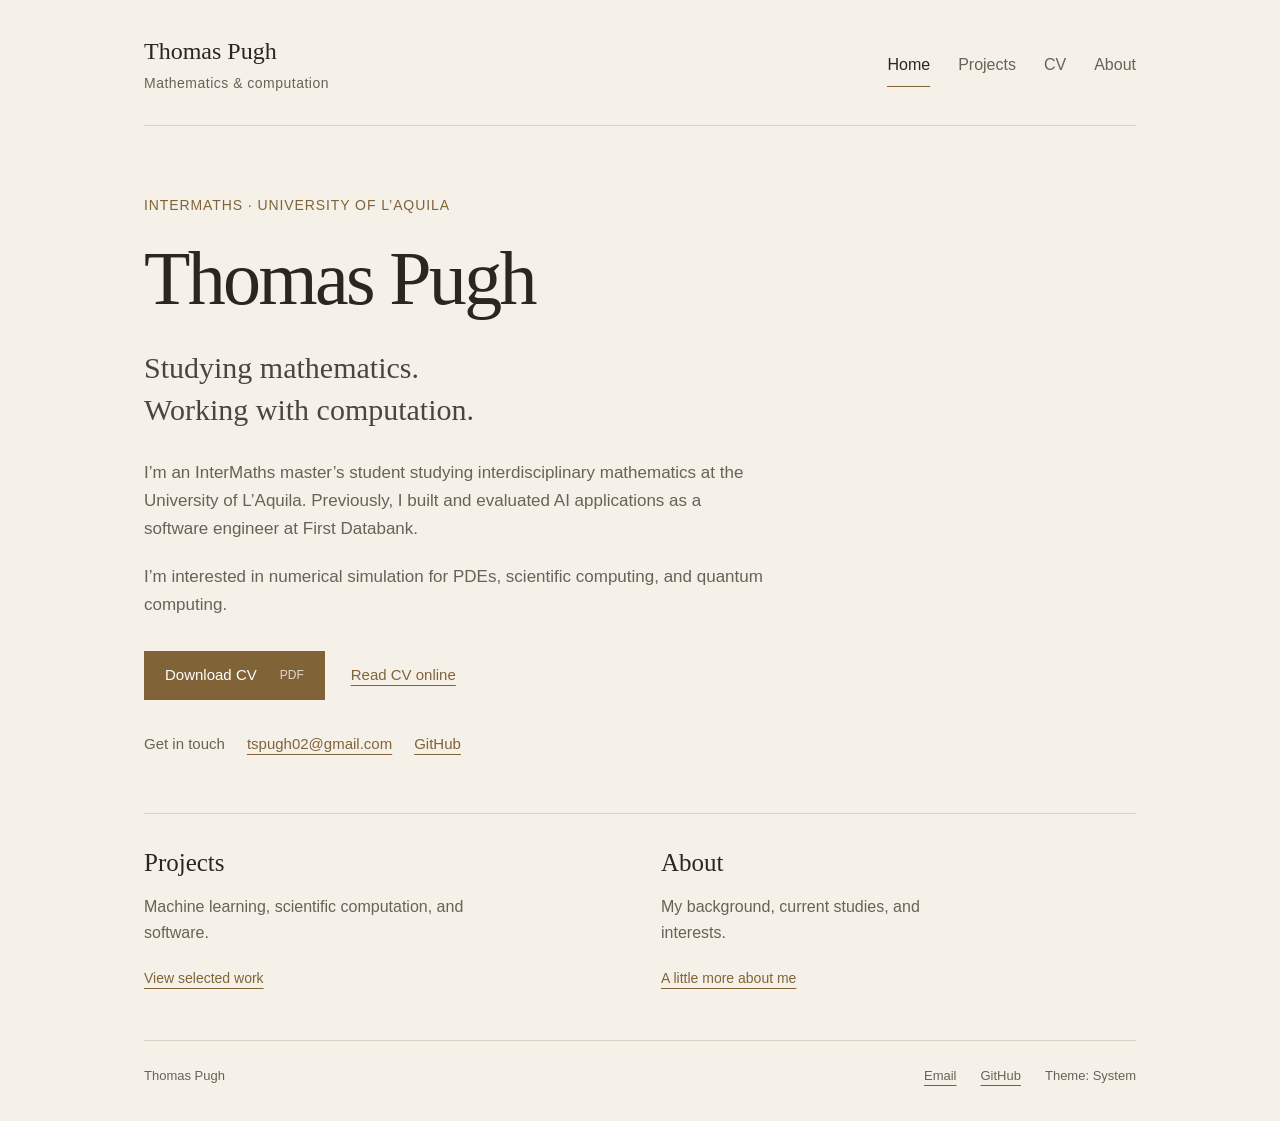
<file: index.html>
<!doctype html>
<html lang="en"><head><meta charset="utf-8"><meta name="viewport" content="width=device-width, initial-scale=1"><title>Home — Thomas Pugh</title><meta name="description" content="Thomas Pugh — InterMaths master’s student in interdisciplinary mathematics, with a background in software engineering and AI applications."><meta name="theme-color" content="#24231f"><link rel="icon" href="assets/favicon.svg" type="image/svg+xml"><script src="theme.js"></script><link rel="stylesheet" href="style.css"></head>
<body><a class="skip" href="#main">Skip to content</a>
<div class="shell">
<header><a class="wordmark" href="index.html">Thomas Pugh<span>Mathematics &amp; computation</span></a>
<nav aria-label="Main navigation"><a href="index.html" aria-current="page">Home</a><a href="projects.html">Projects</a><a href="cv.html">CV</a><a href="about.html">About</a></nav></header>
<main id="main">
<section class="intro">
<p class="eyebrow">InterMaths · University of L’Aquila</p>
<h1>Thomas Pugh</h1>
<p class="lead">Studying mathematics.<br>Working with computation.</p>
<p class="intro-copy">I’m an InterMaths master’s student studying interdisciplinary mathematics at the University of L’Aquila. Previously, I built and evaluated AI applications as a software engineer at First Databank.</p>
<p class="intro-copy">I’m interested in numerical simulation for PDEs, scientific computing, and quantum computing.</p>
<div class="actions"><a class="button" href="assets/Thomas-Pugh-CV.pdf" download>Download CV <span>PDF</span></a><a href="cv.html">Read CV online</a></div>
<div class="contact"><span>Get in touch</span><a href="mailto:tspugh02@gmail.com">tspugh02@gmail.com</a><a href="https://github.com/tspugh">GitHub</a></div></section>
<section class="home-links" aria-label="Explore"><a href="projects.html">
<h2>Projects</h2>
<p>Machine learning, scientific computation, and software.</p><span>View selected work</span></a><a href="about.html">
<h2>About</h2>
<p>My background, current studies, and interests.</p><span>A little more about me</span></a></section></main>
<footer><span>Thomas Pugh</span>
<div><a href="mailto:tspugh02@gmail.com">Email</a><a href="https://github.com/tspugh">GitHub</a><button class="theme-toggle" type="button" hidden>Theme: System</button></div></footer></div></body></html>
</file>
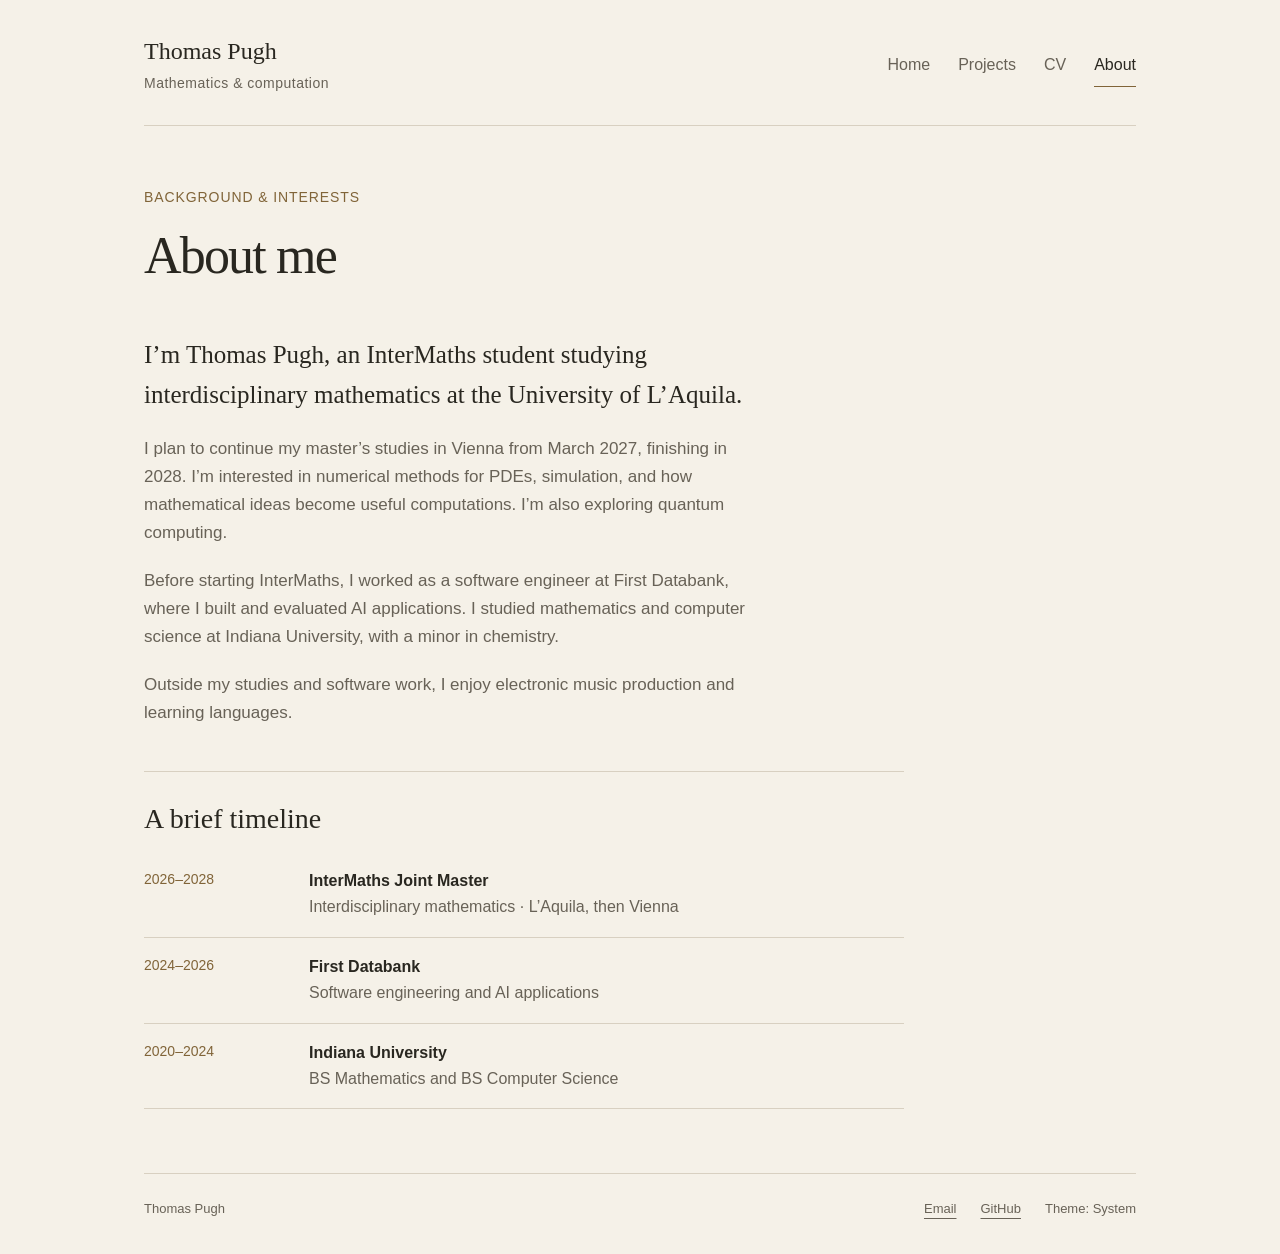
<file: about.html>
<!doctype html>
<html lang="en"><head><meta charset="utf-8"><meta name="viewport" content="width=device-width, initial-scale=1"><title>About — Thomas Pugh</title><meta name="description" content="About Thomas Pugh: InterMaths studies, software engineering experience, and interests in mathematics and computation."><meta name="theme-color" content="#24231f"><link rel="icon" href="assets/favicon.svg" type="image/svg+xml"><script src="theme.js"></script><link rel="stylesheet" href="style.css"></head>
<body><a class="skip" href="#main">Skip to content</a>
<div class="shell">
<header><a class="wordmark" href="index.html">Thomas Pugh<span>Mathematics &amp; computation</span></a>
<nav aria-label="Main navigation"><a href="index.html">Home</a><a href="projects.html">Projects</a><a href="cv.html">CV</a><a href="about.html" aria-current="page">About</a></nav></header>
<main id="main">
<div class="page-heading">
<p class="eyebrow">Background &amp; interests</p>
<h1>About me</h1></div>
<div class="prose">
<p class="lead-small">I’m Thomas Pugh, an InterMaths student studying interdisciplinary mathematics at the University of L’Aquila.</p>
<p>I plan to continue my master’s studies in Vienna from March 2027, finishing in 2028. I’m interested in numerical methods for PDEs, simulation, and how mathematical ideas become useful computations. I’m also exploring quantum computing.</p>
<p>Before starting InterMaths, I worked as a software engineer at First Databank, where I built and evaluated AI applications. I studied mathematics and computer science at Indiana University, with a minor in chemistry.</p>
<p>Outside my studies and software work, I enjoy electronic music production and learning languages.</p></div>
<section class="timeline">
<h2>A brief timeline</h2>
<div><span>2026–2028</span>
<p><strong>InterMaths Joint Master</strong><br>Interdisciplinary mathematics · L’Aquila, then Vienna</p></div>
<div><span>2024–2026</span>
<p><strong>First Databank</strong><br>Software engineering and AI applications</p></div>
<div><span>2020–2024</span>
<p><strong>Indiana University</strong><br>BS Mathematics and BS Computer Science</p></div></section></main>
<footer><span>Thomas Pugh</span>
<div><a href="mailto:tspugh02@gmail.com">Email</a><a href="https://github.com/tspugh">GitHub</a><button class="theme-toggle" type="button" hidden>Theme: System</button></div></footer></div></body></html>
</file>
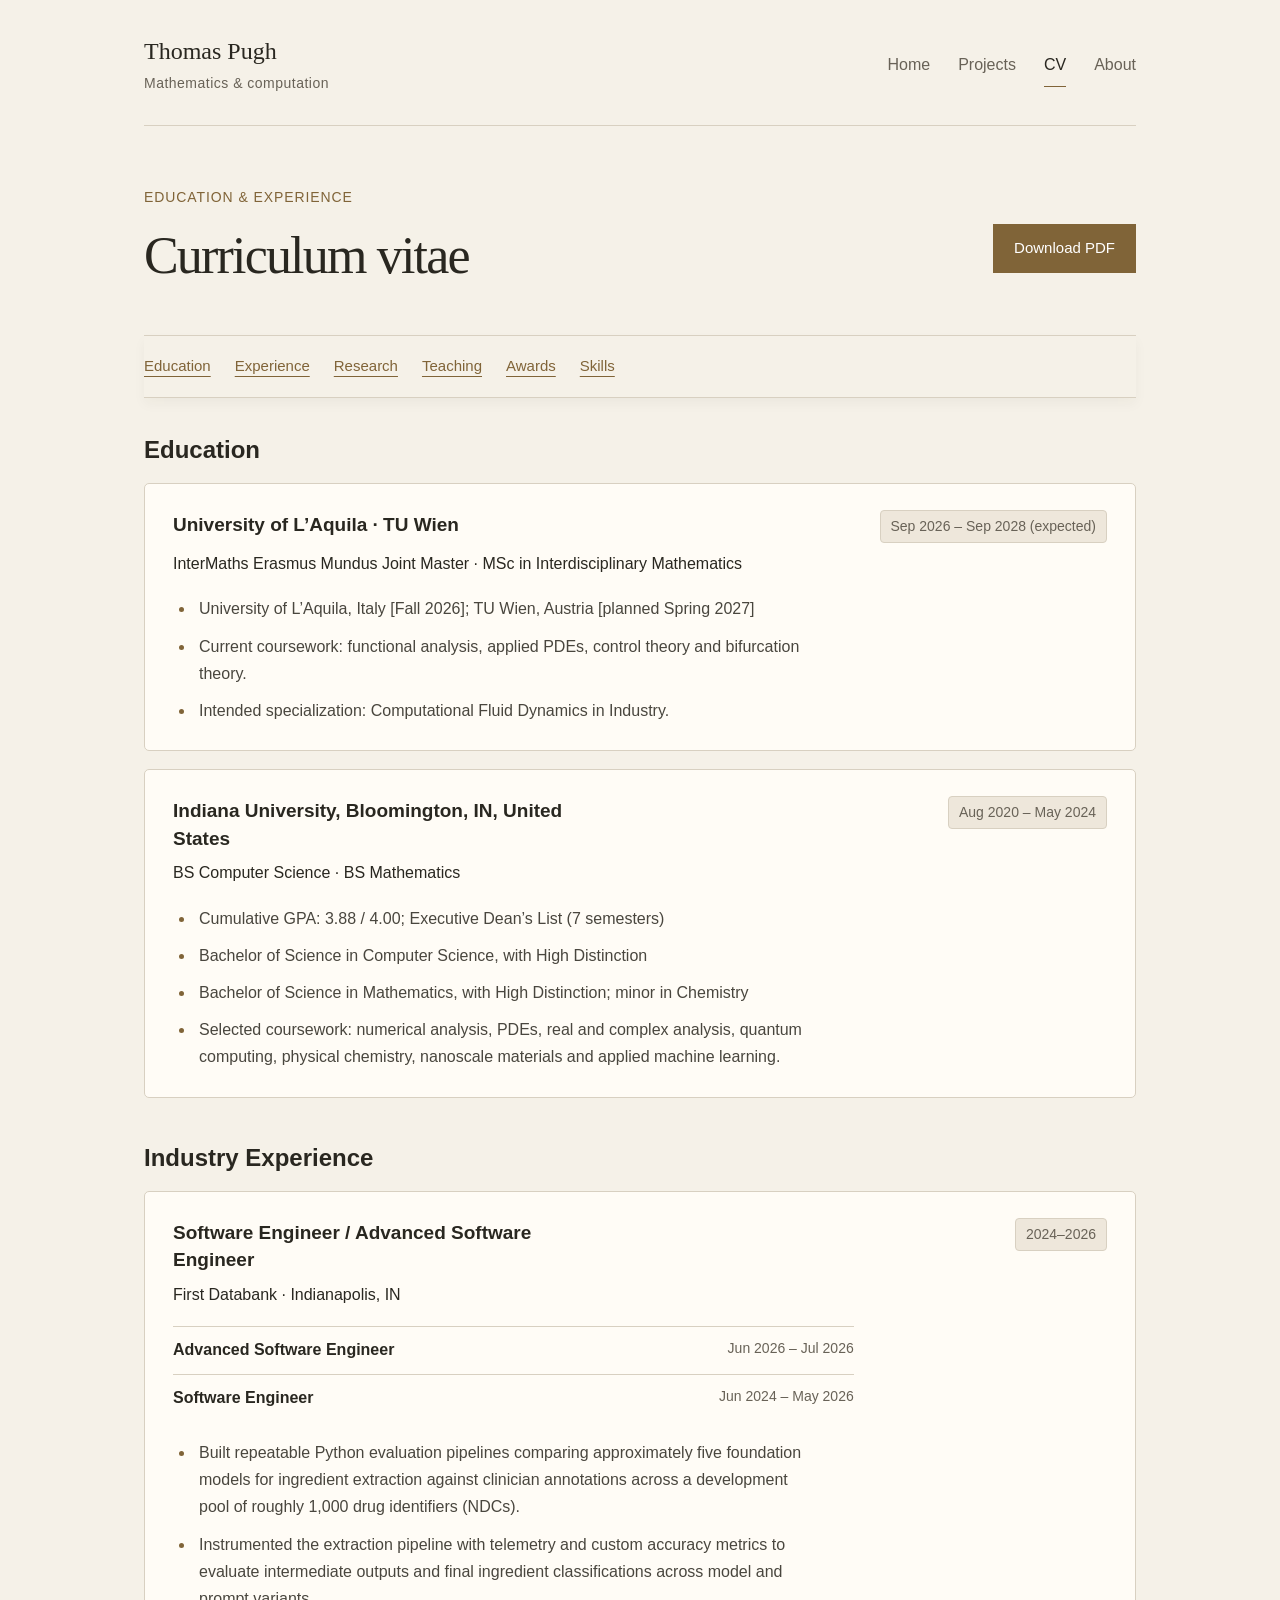
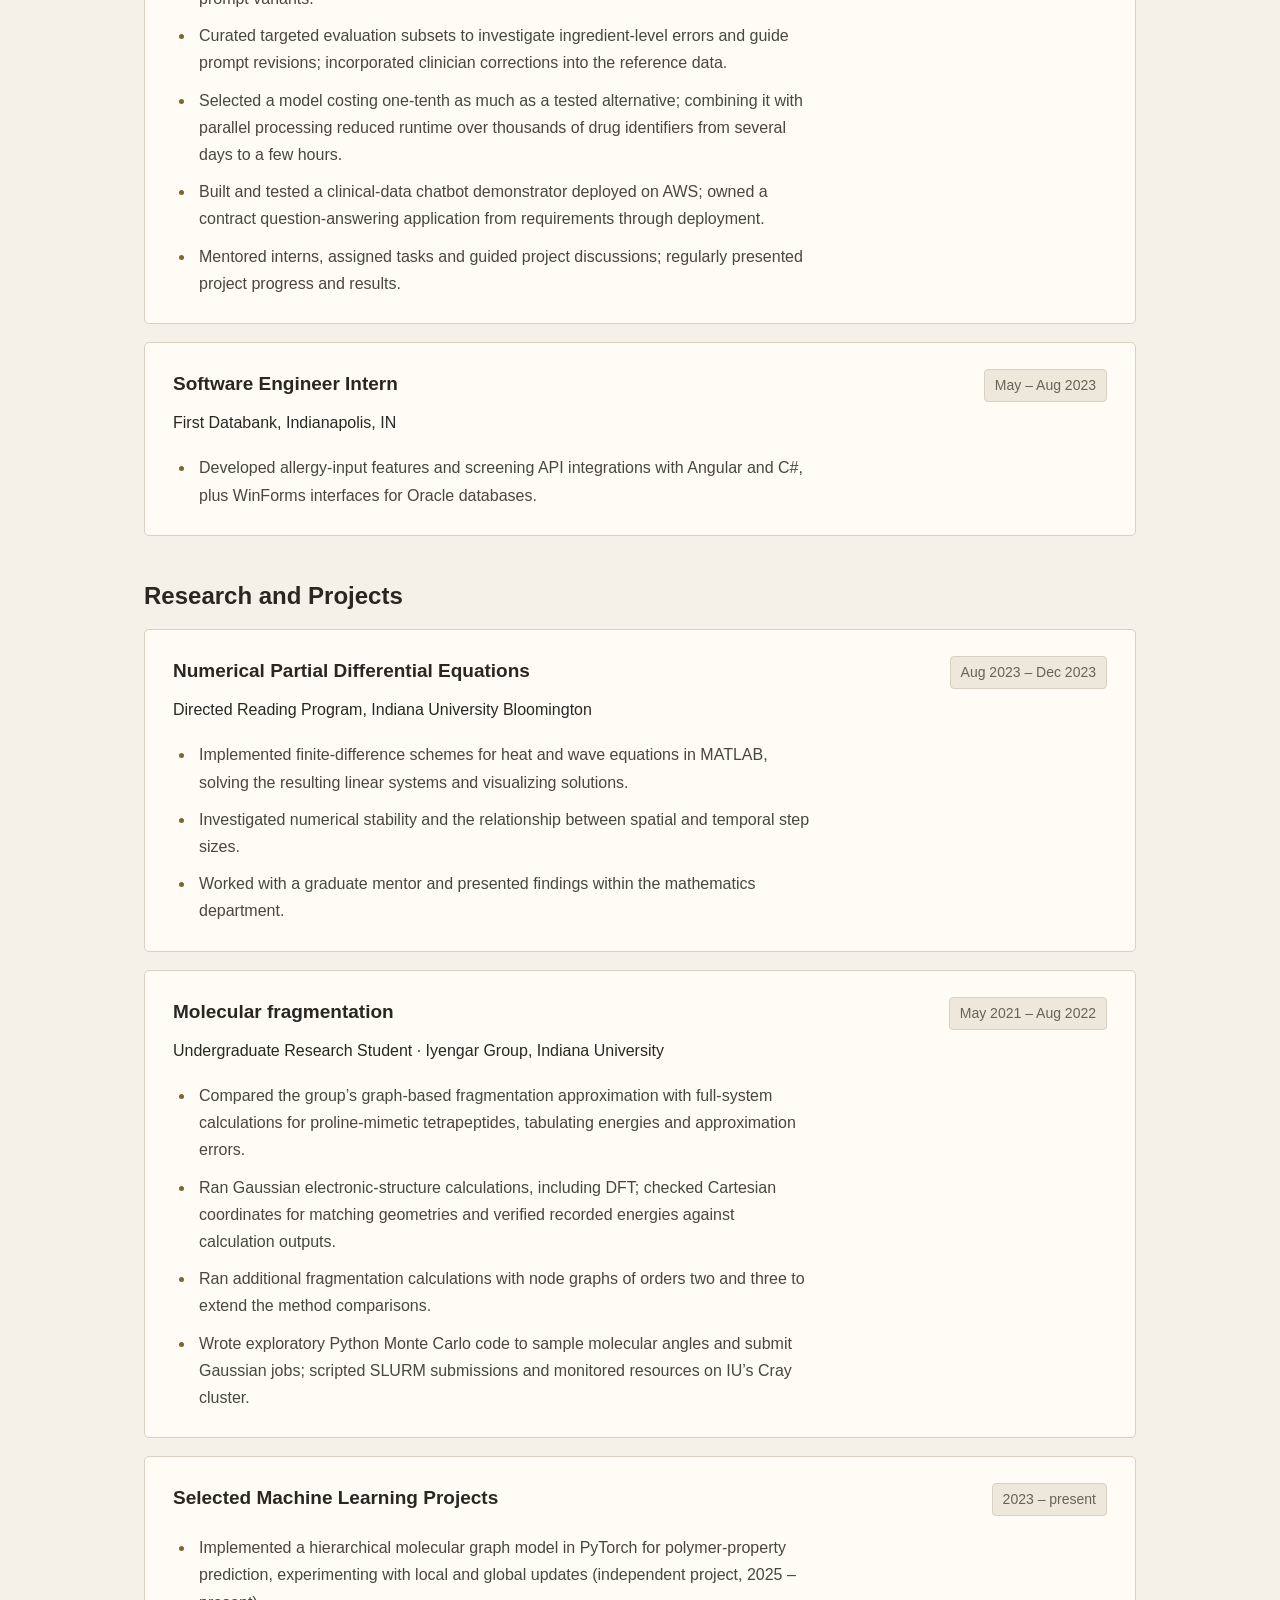
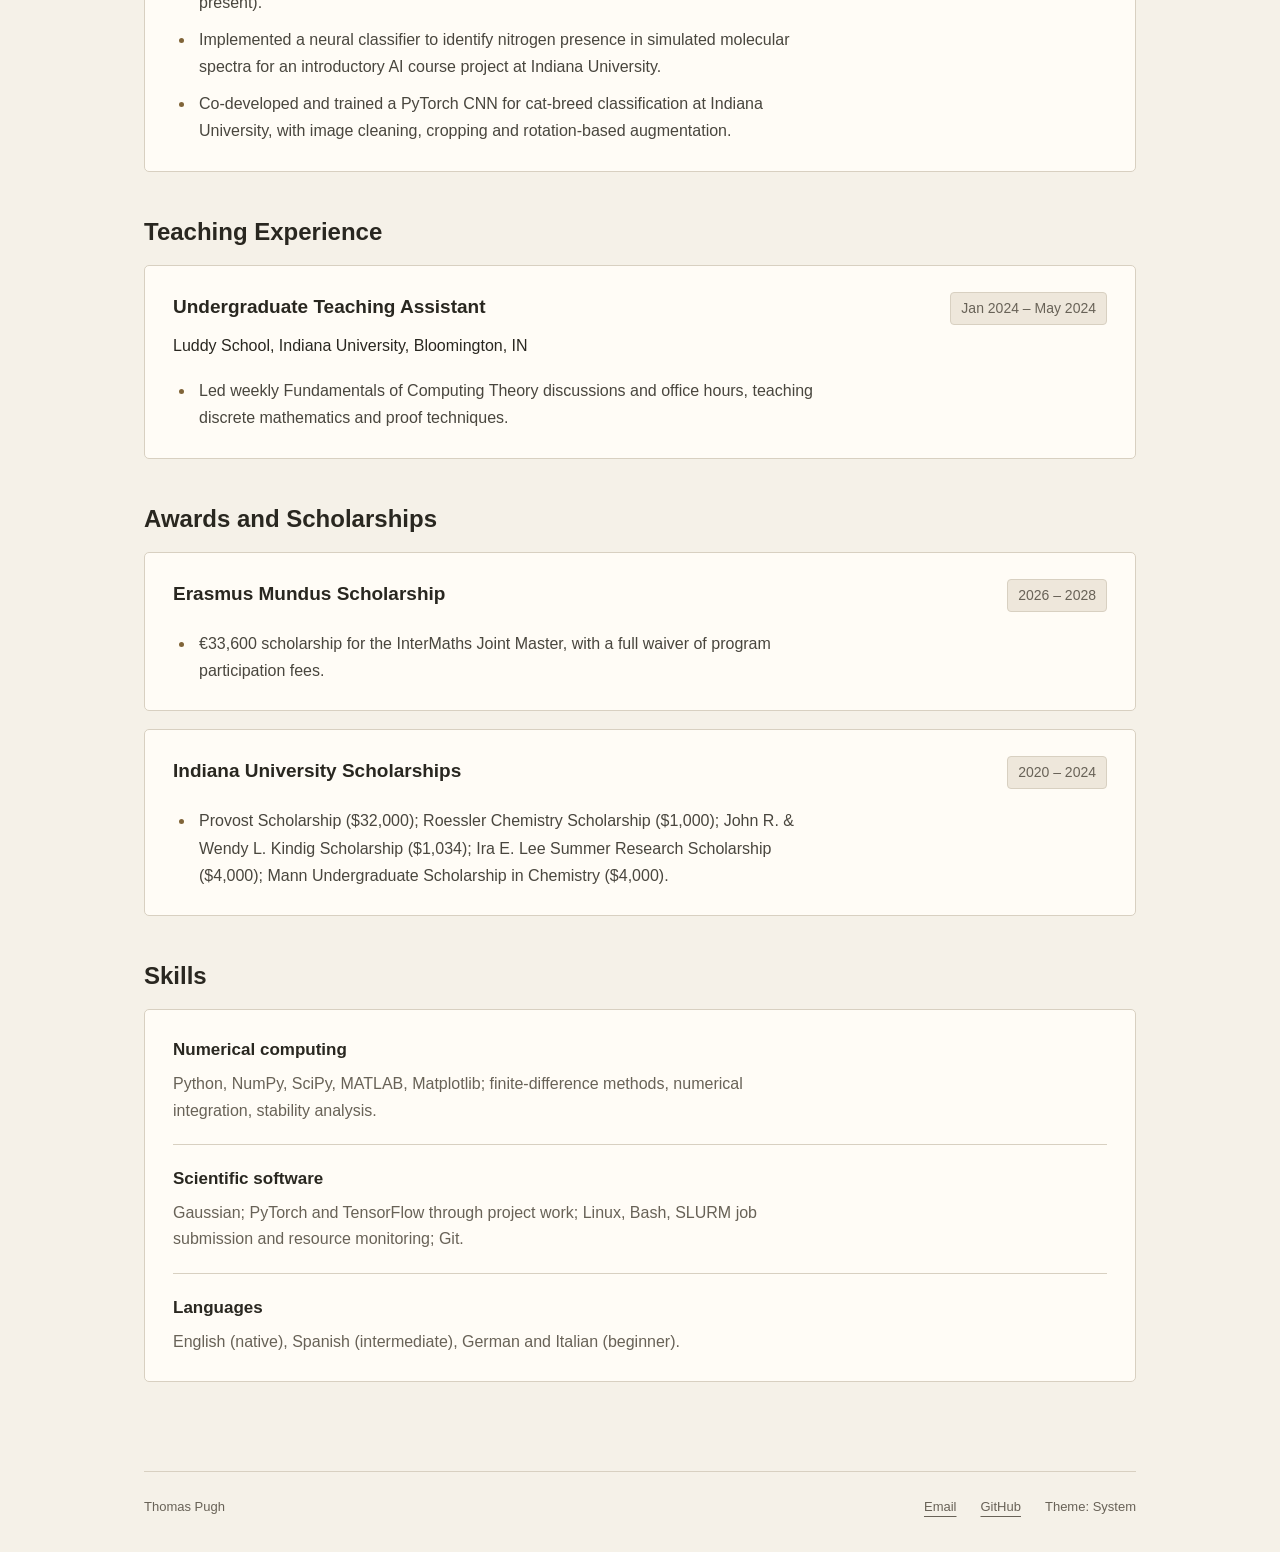
<file: cv.html>
<!doctype html>
<html lang="en"><head><meta charset="utf-8"><meta name="viewport" content="width=device-width, initial-scale=1"><title>Curriculum vitae — Thomas Pugh</title><meta name="description" content="Thomas Pugh’s curriculum vitae: education, research, teaching, industry experience, awards, and skills."><meta name="theme-color" content="#24231f"><link rel="icon" href="assets/favicon.svg" type="image/svg+xml"><script src="theme.js"></script><link rel="stylesheet" href="style.css"></head>
<body><a class="skip" href="#main">Skip to content</a>
<div class="shell">
<header><a class="wordmark" href="index.html">Thomas Pugh<span>Mathematics &amp; computation</span></a>
<nav aria-label="Main navigation"><a href="index.html">Home</a><a href="projects.html">Projects</a><a href="cv.html" aria-current="page">CV</a><a href="about.html">About</a></nav></header>
<main id="main">
<div class="print-contact"><strong>Thomas Pugh</strong><span>tspugh02@gmail.com · github.com/tspugh</span></div>
<div class="page-heading cv-heading">
<div>
<p class="eyebrow">Education &amp; experience</p>
<h1>Curriculum vitae</h1></div><a class="button" href="assets/Thomas-Pugh-CV.pdf" download>Download PDF</a></div>
<nav class="cv-jumps" aria-label="CV sections"><a href="#education">Education</a><a href="#experience">Experience</a><a href="#research">Research</a><a href="#teaching">Teaching</a><a href="#awards">Awards</a><a href="#skills">Skills</a></nav>
<div class="cv">
<section class="cv-section" id="education">
<div class="section-lead"><h2>Education</h2>
<article class="cv-card">
<div class="entry-heading">
<h3>University of L’Aquila · TU Wien</h3><span class="date">Sep 2026 – Sep 2028 (expected)</span></div>
<p class="entry-subtitle">InterMaths Erasmus Mundus Joint Master · MSc in Interdisciplinary Mathematics</p>
<ul>
<li>University of L’Aquila, Italy [Fall 2026]; TU Wien, Austria [planned Spring 2027]</li>
<li>Current coursework: functional analysis, applied PDEs, control theory and bifurcation theory.</li>
<li>Intended specialization: Computational Fluid Dynamics in Industry.</li></ul></article></div>
<article class="cv-card">
<div class="entry-heading">
<h3>Indiana University, Bloomington, IN, United States</h3><span class="date">Aug 2020 – May 2024</span></div>
<p class="entry-subtitle">BS Computer Science · BS Mathematics</p>
<ul>
<li>Cumulative GPA: 3.88 / 4.00; Executive Dean’s List (7 semesters)</li>
<li>Bachelor of Science in Computer Science, with High Distinction</li>
<li>Bachelor of Science in Mathematics, with High Distinction; minor in Chemistry</li>
<li>Selected coursework: numerical analysis, PDEs, real and complex analysis, quantum computing, physical chemistry, nanoscale materials and applied machine learning.</li></ul></article></section>
<section class="cv-section" id="experience">
<div class="section-lead"><h2>Industry Experience</h2>
<article class="cv-card">
<div class="entry-heading">
<h3>Software Engineer / Advanced Software Engineer</h3><span class="date">2024–2026</span></div>
<p class="entry-subtitle">First Databank · Indianapolis, IN</p>
<dl class="role-history">
<div>
<dt>Advanced Software Engineer</dt>
<dd>Jun 2026 – Jul 2026</dd></div>
<div>
<dt>Software Engineer</dt>
<dd>Jun 2024 – May 2026</dd></div></dl>
<ul>
<li>Built repeatable Python evaluation pipelines comparing approximately five foundation models for ingredient extraction against clinician annotations across a development pool of roughly 1,000 drug identifiers (NDCs).</li>
<li>Instrumented the extraction pipeline with telemetry and custom accuracy metrics to evaluate intermediate outputs and final ingredient classifications across model and prompt variants.</li>
<li>Curated targeted evaluation subsets to investigate ingredient-level errors and guide prompt revisions; incorporated clinician corrections into the reference data.</li>
<li>Selected a model costing one-tenth as much as a tested alternative; combining it with parallel processing reduced runtime over thousands of drug identifiers from several days to a few hours.</li>
<li>Built and tested a clinical-data chatbot demonstrator deployed on AWS; owned a contract question-answering application from requirements through deployment.</li>
<li>Mentored interns, assigned tasks and guided project discussions; regularly presented project progress and results.</li></ul></article></div>
<article class="cv-card">
<div class="entry-heading">
<h3>Software Engineer Intern</h3><span class="date">May – Aug 2023</span></div>
<p class="entry-subtitle">First Databank, Indianapolis, IN</p>
<ul>
<li>Developed allergy-input features and screening API integrations with Angular and C#, plus WinForms interfaces for Oracle databases.</li></ul></article></section>
<section class="cv-section" id="research">
<div class="section-lead"><h2>Research and Projects</h2>
<article class="cv-card">
<div class="entry-heading">
<h3>Numerical Partial Differential Equations</h3><span class="date">Aug 2023 – Dec 2023</span></div>
<p class="entry-subtitle">Directed Reading Program, Indiana University Bloomington</p>
<ul>
<li>Implemented finite-difference schemes for heat and wave equations in MATLAB, solving the resulting linear systems and visualizing solutions.</li>
<li>Investigated numerical stability and the relationship between spatial and temporal step sizes.</li>
<li>Worked with a graduate mentor and presented findings within the mathematics department.</li></ul></article></div>
<article class="cv-card">
<div class="entry-heading">
<h3>Molecular fragmentation</h3><span class="date">May 2021 – Aug 2022</span></div>
<p class="entry-subtitle">Undergraduate Research Student · Iyengar Group, Indiana University</p>
<ul>
<li>Compared the group’s graph-based fragmentation approximation with full-system calculations for proline-mimetic tetrapeptides, tabulating energies and approximation errors.</li>
<li>Ran Gaussian electronic-structure calculations, including DFT; checked Cartesian coordinates for matching geometries and verified recorded energies against calculation outputs.</li>
<li>Ran additional fragmentation calculations with node graphs of orders two and three to extend the method comparisons.</li>
<li>Wrote exploratory Python Monte Carlo code to sample molecular angles and submit Gaussian jobs; scripted SLURM submissions and monitored resources on IU’s Cray cluster.</li></ul></article>
<article class="cv-card">
<div class="entry-heading">
<h3>Selected Machine Learning Projects</h3><span class="date">2023 – present</span></div>
<ul>
<li>Implemented a hierarchical molecular graph model in PyTorch for polymer-property prediction, experimenting with local and global updates (independent project, 2025 – present).</li>
<li>Implemented a neural classifier to identify nitrogen presence in simulated molecular spectra for an introductory AI course project at Indiana University.</li>
<li>Co-developed and trained a PyTorch CNN for cat-breed classification at Indiana University, with image cleaning, cropping and rotation-based augmentation.</li></ul></article></section>
<section class="cv-section" id="teaching">
<div class="section-lead"><h2>Teaching Experience</h2>
<article class="cv-card">
<div class="entry-heading">
<h3>Undergraduate Teaching Assistant</h3><span class="date">Jan 2024 – May 2024</span></div>
<p class="entry-subtitle">Luddy School, Indiana University, Bloomington, IN</p>
<ul>
<li>Led weekly Fundamentals of Computing Theory discussions and office hours, teaching discrete mathematics and proof techniques.</li></ul></article></div></section>
<section class="cv-section" id="awards">
<div class="section-lead"><h2>Awards and Scholarships</h2>
<article class="cv-card">
<div class="entry-heading">
<h3>Erasmus Mundus Scholarship</h3><span class="date">2026 – 2028</span></div>
<ul>
<li>€33,600 scholarship for the InterMaths Joint Master, with a full waiver of program participation fees.</li></ul></article></div>
<article class="cv-card">
<div class="entry-heading">
<h3>Indiana University Scholarships</h3><span class="date">2020 – 2024</span></div>
<ul>
<li>Provost Scholarship ($32,000); Roessler Chemistry Scholarship ($1,000); John R. &amp; Wendy L. Kindig Scholarship ($1,034); Ira E. Lee Summer Research Scholarship ($4,000); Mann Undergraduate Scholarship in Chemistry ($4,000).</li></ul></article></section>
<section class="cv-section" id="skills">
<h2>Skills</h2>
<dl class="skill-list">
<div>
<dt>Numerical computing</dt>
<dd>Python, NumPy, SciPy, MATLAB, Matplotlib; finite-difference methods, numerical integration, stability analysis.</dd></div>
<div>
<dt>Scientific software</dt>
<dd>Gaussian; PyTorch and TensorFlow through project work; Linux, Bash, SLURM job submission and resource monitoring; Git.</dd></div>
<div>
<dt>Languages</dt>
<dd>English (native), Spanish (intermediate), German and Italian (beginner).</dd></div></dl></section></div></main>
<footer><span>Thomas Pugh</span>
<div><a href="mailto:tspugh02@gmail.com">Email</a><a href="https://github.com/tspugh">GitHub</a><button class="theme-toggle" type="button" hidden>Theme: System</button></div></footer></div></body></html>
</file>
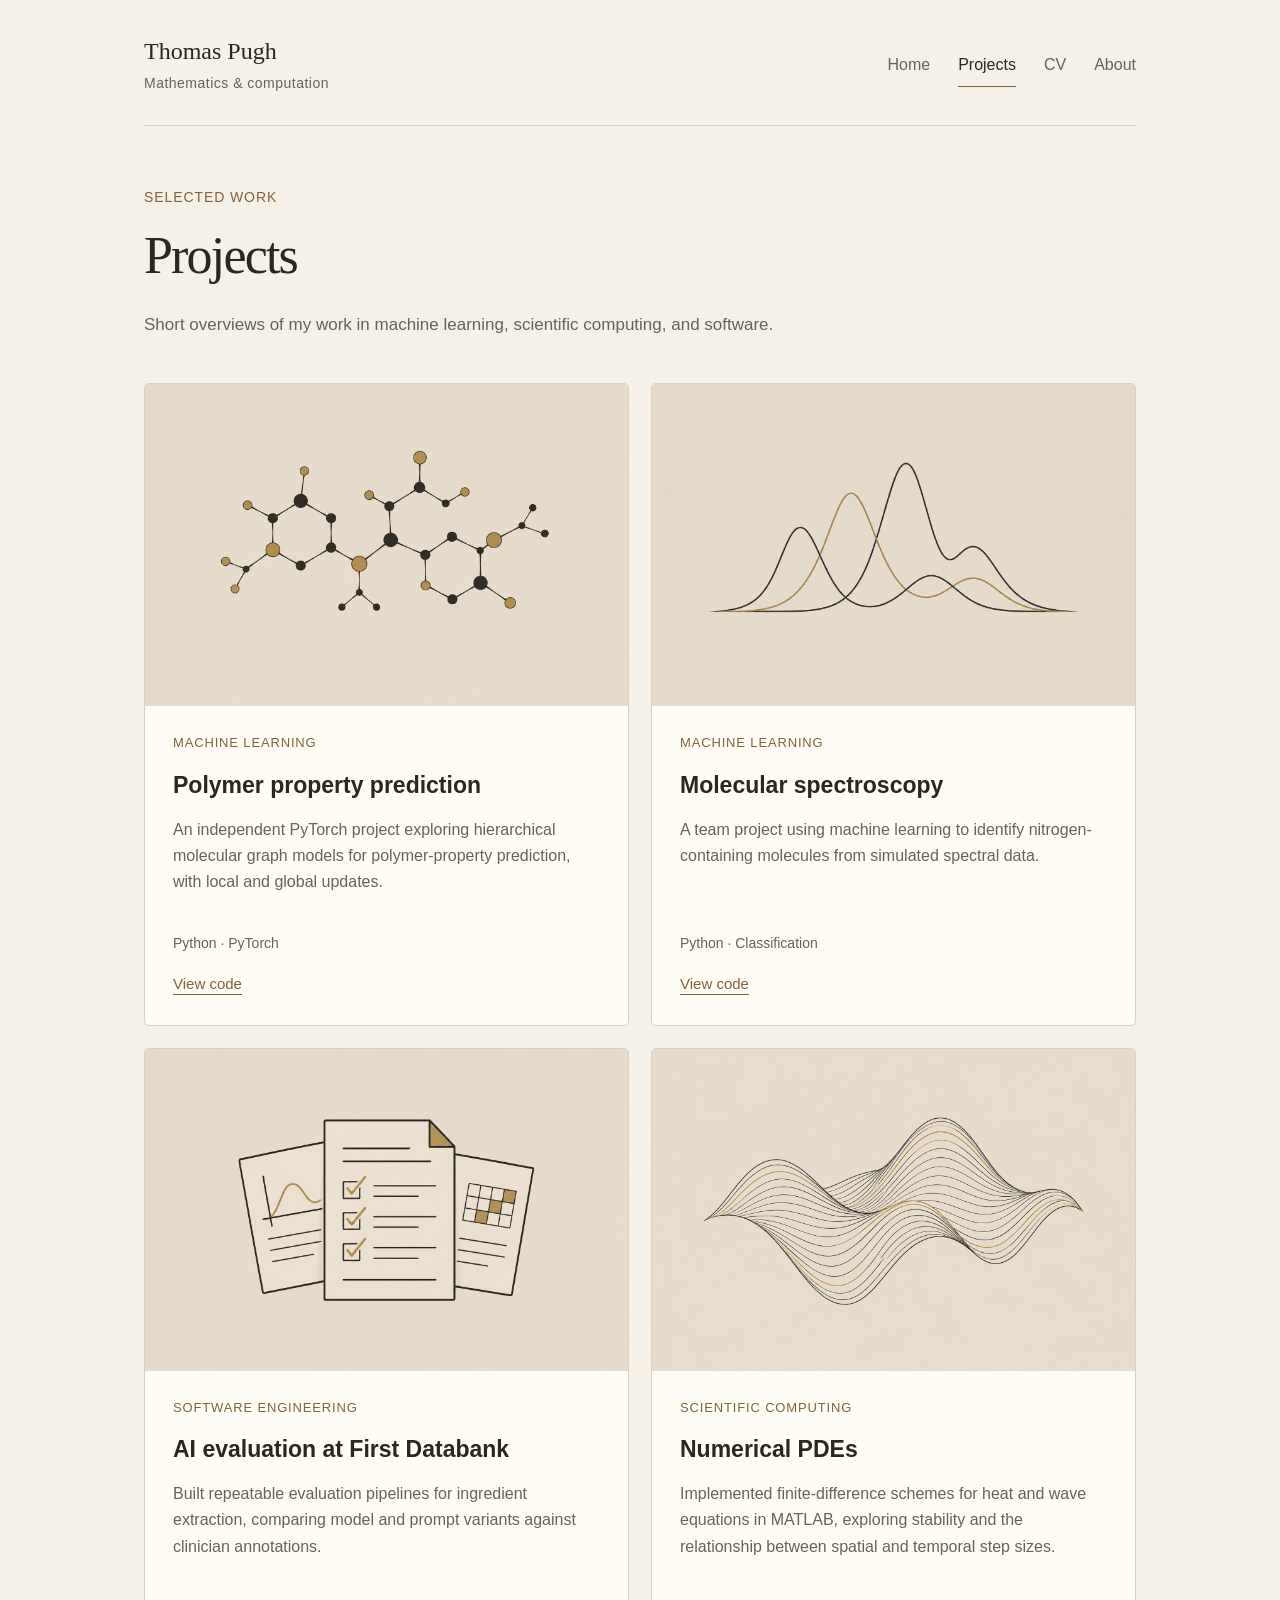
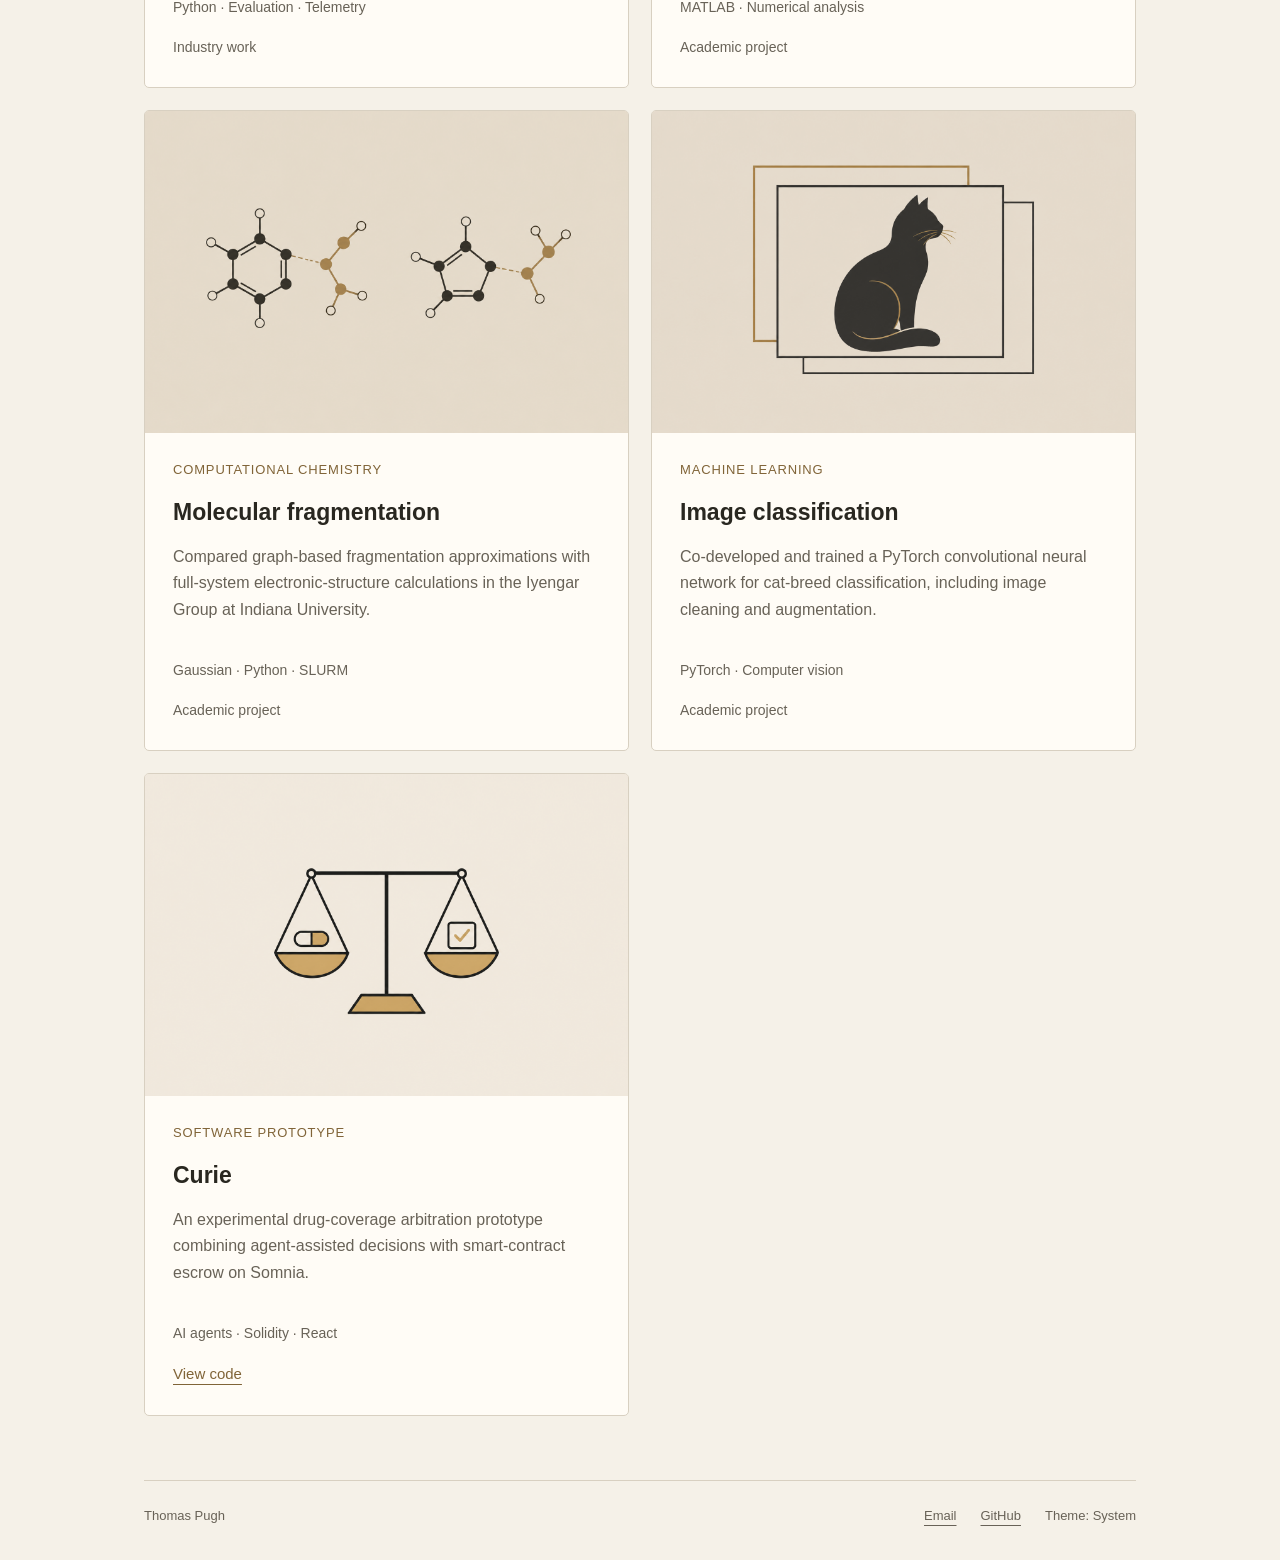
<file: projects.html>
<!doctype html>
<html lang="en"><head><meta charset="utf-8"><meta name="viewport" content="width=device-width, initial-scale=1"><title>Projects — Thomas Pugh</title><meta name="description" content="Selected projects by Thomas Pugh in machine learning, numerical PDEs, computational chemistry, and AI evaluation."><meta name="theme-color" content="#24231f"><link rel="icon" href="assets/favicon.svg" type="image/svg+xml"><script src="theme.js"></script><link rel="stylesheet" href="style.css"></head>
<body><a class="skip" href="#main">Skip to content</a>
<div class="shell">
<header><a class="wordmark" href="index.html">Thomas Pugh<span>Mathematics &amp; computation</span></a>
<nav aria-label="Main navigation"><a href="index.html">Home</a><a href="projects.html" aria-current="page">Projects</a><a href="cv.html">CV</a><a href="about.html">About</a></nav></header>
<main id="main">
<div class="page-heading">
<p class="eyebrow">Selected work</p>
<h1>Projects</h1>
<p>Short overviews of my work in machine learning, scientific computing, and software.</p></div>
<section class="project-grid" aria-label="Selected projects">
<article class="card"><img class="project-image" src="assets/project-polymer.png" alt="" width="1536" height="1024" loading="lazy">
<p class="eyebrow">Machine learning</p>
<h2>Polymer property prediction</h2>
<p>An independent PyTorch project exploring hierarchical molecular graph models for polymer-property prediction, with local and global updates.</p>
<div class="card-foot"><span>Python · PyTorch</span><a href="https://github.com/tspugh/chem-properties">View code</a></div></article>
<article class="card"><img class="project-image" src="assets/project-spectroscopy.png" alt="" width="1536" height="1024" loading="lazy">
<p class="eyebrow">Machine learning</p>
<h2>Molecular spectroscopy</h2>
<p>A team project using machine learning to identify nitrogen-containing molecules from simulated spectral data.</p>
<div class="card-foot"><span>Python · Classification</span><a href="https://github.com/tspugh/PEMDAS_B351Proj">View code</a></div></article>
<article class="card"><img class="project-image" src="assets/project-evaluation.png" alt="" width="1536" height="1024" loading="lazy">
<p class="eyebrow">Software engineering</p>
<h2>AI evaluation at First Databank</h2>
<p>Built repeatable evaluation pipelines for ingredient extraction, comparing model and prompt variants against clinician annotations.</p>
<div class="card-foot"><span>Python · Evaluation · Telemetry</span><span class="muted">Industry work</span></div></article>
<article class="card"><img class="project-image" src="assets/project-pde.png" alt="" width="1536" height="1024" loading="lazy">
<p class="eyebrow">Scientific computing</p>
<h2>Numerical PDEs</h2>
<p>Implemented finite-difference schemes for heat and wave equations in MATLAB, exploring stability and the relationship between spatial and temporal step sizes.</p>
<div class="card-foot"><span>MATLAB · Numerical analysis</span><span class="muted">Academic project</span></div></article>
<article class="card"><img class="project-image" src="assets/project-molecule.png" alt="" width="1536" height="1024" loading="lazy">
<p class="eyebrow">Computational chemistry</p>
<h2>Molecular fragmentation</h2>
<p>Compared graph-based fragmentation approximations with full-system electronic-structure calculations in the Iyengar Group at Indiana University.</p>
<div class="card-foot"><span>Gaussian · Python · SLURM</span><span class="muted">Academic project</span></div></article>
<article class="card"><img class="project-image" src="assets/project-vision.png" alt="" width="1536" height="1024" loading="lazy">
<p class="eyebrow">Machine learning</p>
<h2>Image classification</h2>
<p>Co-developed and trained a PyTorch convolutional neural network for cat-breed classification, including image cleaning and augmentation.</p>
<div class="card-foot"><span>PyTorch · Computer vision</span><span class="muted">Academic project</span></div></article>
<article class="card"><img class="project-image" src="assets/project-curie-v4.png" alt="" width="1536" height="1024" loading="lazy">
<p class="eyebrow">Software prototype</p>
<h2>Curie</h2>
<p>An experimental drug-coverage arbitration prototype combining agent-assisted decisions with smart-contract escrow on Somnia.</p>
<div class="card-foot"><span>AI agents · Solidity · React</span><a href="https://github.com/tspugh/curie-coding-blockchain-app">View code</a></div></article></section></main>
<footer><span>Thomas Pugh</span>
<div><a href="mailto:tspugh02@gmail.com">Email</a><a href="https://github.com/tspugh">GitHub</a><button class="theme-toggle" type="button" hidden>Theme: System</button></div></footer></div></body></html>
</file>
<file: style.css>
:root{color-scheme:dark;--bg:#24231f;--panel:#2c2b26;--ink:#eee6d8;--muted:#bdb6a8;--accent:#d5b782;--rule:#48453b}*{box-sizing:border-box}html{scroll-behavior:smooth}body{margin:0;background:var(--bg);color:var(--ink);font:17px/1.7 -apple-system,BlinkMacSystemFont,"Segoe UI",sans-serif;-webkit-font-smoothing:antialiased}a{color:var(--accent);text-underline-offset:5px;text-decoration-thickness:1px}a:hover{color:#fff1d7}a:focus-visible{outline:2px solid var(--accent);outline-offset:6px;border-radius:2px}.shell{max-width:1080px;padding:0 44px;margin:auto}header{display:flex;align-items:center;justify-content:space-between;gap:32px;padding:35px 0 28px;border-bottom:1px solid var(--rule)}.wordmark{font-family:Georgia,serif;font-size:24px;color:var(--ink);text-decoration:none;line-height:1.35}.wordmark span{display:block;font:13px/1.8 -apple-system,BlinkMacSystemFont,"Segoe UI",sans-serif;letter-spacing:.035em;color:var(--muted);margin-top:4px}nav{display:flex;gap:28px}nav a{font-size:15px;text-decoration:none;color:var(--muted);padding:8px 0}nav a[aria-current=page]{color:var(--ink);border-bottom:1px solid var(--accent)}h1,h2,h3{font-family:Georgia,"Times New Roman",serif;font-weight:400;line-height:1.2}h1{font-size:clamp(42px,6vw,64px);letter-spacing:-.035em;margin:15px 0 24px}h2{font-size:28px;margin:0 0 16px}p{margin:0 0 20px}.eyebrow{font-size:13px;letter-spacing:.09em;text-transform:uppercase;color:var(--accent);margin:0 0 16px}.intro{padding:68px 0 56px;max-width:780px}.intro h1{font-size:clamp(54px,7vw,76px);margin-bottom:23px}.lead{font-family:Georgia,serif;font-size:30px;line-height:1.4;margin-bottom:28px;color:#ded3c0}.intro-copy{max-width:700px;color:var(--muted)}.actions{display:flex;align-items:center;gap:26px;margin:32px 0}.actions>a:not(.button){font-size:15px}.button{display:inline-flex;align-items:center;justify-content:center;gap:23px;padding:11px 20px;border:1px solid var(--accent);background:var(--accent);color:#24231f;text-decoration:none;font-size:15px;white-space:nowrap}.button span{font-size:12px;opacity:.75}.button:hover{background:#e5c99c;color:#151510}.contact{display:flex;flex-wrap:wrap;gap:7px 22px;font-size:14px}.contact>span{color:var(--muted)}.contact a{overflow-wrap:anywhere}.home-links{display:grid;grid-template-columns:1fr 1fr;gap:42px;border-top:1px solid var(--rule);padding:34px 0 48px}.home-links>a{text-decoration:none}.home-links h2{color:var(--ink);font-size:25px}.home-links p{font-size:16px;color:var(--muted);max-width:320px;margin-bottom:18px}.home-links span{font-size:14px;text-decoration:underline;text-underline-offset:5px}footer{border-top:1px solid var(--rule);padding:24px 0 34px;display:flex;justify-content:space-between;color:var(--muted);font-size:13px}footer div{display:flex;gap:24px}footer a{color:var(--muted)}.page-heading{padding:60px 0 32px;max-width:760px}.page-heading p:not(.eyebrow){color:var(--muted)}.page-heading h1{font-size:52px}.project-grid{display:grid;grid-template-columns:1fr 1fr;gap:22px;padding:0 0 64px}.card{border:1px solid var(--rule);background:var(--panel);padding:28px;display:flex;flex-direction:column}.card h2{font-size:26px}.card>p:not(.eyebrow){font-size:16px;color:var(--muted)}.card-foot{margin-top:auto;padding-top:16px;display:flex;align-items:flex-start;flex-direction:column;gap:17px;font-size:14px}.card-foot>span:first-child{font-size:13px;color:var(--muted)}.muted{color:var(--muted)}.prose{max-width:710px;color:var(--muted)}.prose .lead-small{font:25px/1.6 Georgia,serif;color:var(--ink)}.timeline{max-width:760px;margin:44px 0 64px;border-top:1px solid var(--rule);padding-top:30px}.timeline>div{display:grid;grid-template-columns:140px 1fr;gap:25px;padding:16px 0;border-bottom:1px solid var(--rule)}.timeline>div>span{font-size:14px;color:var(--accent)}.timeline p{font-size:16px;margin:0;color:var(--muted)}strong{font-weight:500;color:var(--ink)}.cv-heading{max-width:none;display:flex;justify-content:space-between;gap:24px;align-items:center}.cv{max-width:820px;padding-bottom:45px}.cv-section{border-top:1px solid var(--rule);padding:30px 0 14px}.cv-section h2{color:var(--accent);font-size:27px}.cv-line{font-size:16px;margin:12px 0}.cv-detail{font-size:16px;color:var(--muted);margin:10px 0 10px 18px;padding-left:12px;border-left:1px solid var(--rule)}.skip{position:absolute;left:-9999px;top:10px;background:var(--ink);color:var(--bg);padding:10px;z-index:10}.skip:focus{left:10px}@media(max-width:650px){.shell{padding:0 24px}header{align-items:flex-start;flex-direction:column;gap:19px;padding-top:25px}nav{gap:27px;width:100%}.intro{padding:43px 0 38px}.lead{font-size:26px}.contact{flex-direction:column;gap:10px}.home-links{gap:25px}.home-links h2{font-size:24px}.home-links p{font-size:15px}.project-grid{grid-template-columns:1fr}.page-heading{padding-top:42px}.page-heading h1{font-size:43px}.cv-heading{align-items:flex-start;flex-direction:column;gap:0;padding-bottom:30px}.timeline>div{grid-template-columns:95px 1fr;gap:16px}.card{padding:24px}.actions{gap:20px}.actions>a:not(.button){font-size:14px}}@media(prefers-reduced-motion:reduce){html{scroll-behavior:auto}}@media print{body{background:white;color:black;font-size:11pt}.shell{max-width:none;padding:0}header,footer,.skip,.button{display:none}.page-heading{padding:0}.cv-section{break-inside:avoid}.cv-line,.cv-detail,.cv-section h2{color:black}.cv-detail{border:0}.cv{max-width:none}}

/* Readability: stronger hierarchy, shorter lines, and grouped entries. */
:root{--ink:#f3ecdf;--muted:#d0c8ba;--panel:#2e2d28;--rule:#514e44}
body{line-height:1.65}.intro-copy,.prose{max-width:66ch}.eyebrow{font-size:14px;letter-spacing:.065em}.wordmark span{font-size:14px}.contact{font-size:15px}strong{font-weight:650}.page-heading{padding-bottom:24px}nav a{font-size:16px}.cv{max-width:none}.cv-jumps{display:flex;flex-wrap:wrap;gap:10px 24px;border-top:1px solid var(--rule);border-bottom:1px solid var(--rule);padding:16px 0;margin:0 0 36px}.cv-jumps a{padding:2px 0;color:var(--accent);font-size:15px;text-decoration:underline}.cv-section{border:0;padding:0;margin:0 0 44px;scroll-margin-top:24px}.cv-section>h2{font:600 24px/1.3 -apple-system,BlinkMacSystemFont,"Segoe UI",sans-serif;color:var(--ink);margin-bottom:18px}.cv-card{background:var(--panel);border:1px solid var(--rule);padding:26px 28px;margin:0 0 18px;border-radius:5px}.entry-heading{display:flex;justify-content:space-between;align-items:baseline;gap:14px 24px}.entry-heading h3{font:650 19px/1.45 -apple-system,BlinkMacSystemFont,"Segoe UI",sans-serif;margin:0;max-width:40ch}.date{font-size:14px;color:var(--accent);flex-shrink:0;background:#37342b;border:1px solid #62563f;padding:4px 10px;border-radius:4px;white-space:nowrap}.entry-subtitle{font-size:16px;margin:8px 0 0;color:var(--ink);font-weight:500}.cv-card ul{margin:18px 0 0;padding-left:22px;max-width:72ch;color:var(--muted);font-size:16px;line-height:1.7}.cv-card li{padding-left:4px;margin:0 0 10px}.cv-card li:last-child{margin-bottom:0}.cv-card li::marker{color:var(--accent)}.role-history{margin:18px 0 0;max-width:72ch}.role-history>div{display:flex;justify-content:space-between;gap:20px;padding:10px 0;border-top:1px solid var(--rule)}.role-history dt{font-size:16px;font-weight:600}.role-history dd{margin:0;font-size:14px;color:var(--muted)}.skill-list{margin:0;border:1px solid var(--rule);border-radius:5px;background:var(--panel);padding:6px 28px}.skill-list>div{padding:20px 0;border-bottom:1px solid var(--rule)}.skill-list>div:last-child{border:0}.skill-list dt{font-weight:650;margin-bottom:7px}.skill-list dd{margin:0;max-width:70ch;font-size:16px;color:var(--muted)}.card h2{font:600 23px/1.35 -apple-system,BlinkMacSystemFont,"Segoe UI",sans-serif}.card .eyebrow{font-size:13px}.card-foot>span:first-child{font-size:14px}.card{border-radius:5px;overflow:hidden}.project-image{width:calc(100% + 56px);max-width:none;height:auto;aspect-ratio:3 / 2;object-fit:contain;flex-shrink:0;margin:-28px -28px 26px;display:block;background:#e9dfcf}.card-foot a{font-size:15px}
@media(max-width:900px){.entry-heading{flex-direction:column;align-items:flex-start;gap:10px}.entry-heading h3{max-width:none}.cv-card{padding:24px}.cv-jumps{gap:12px 22px}}
@media(max-width:650px){.cv-card{padding:20px}.cv-section>h2{font-size:22px}.entry-heading h3{font-size:18px}.date{white-space:normal}.role-history>div{flex-direction:column;gap:3px}.project-image{width:calc(100% + 48px);margin:-24px -24px 24px;height:auto}.skill-list{padding:0 20px}.cv-jumps{gap:10px 20px}.card .eyebrow{font-size:14px}.cv-heading h1{font-size:39px}}
@media print{.cv-jumps{display:none}.cv-card,.skill-list{background:white;color:black;border-color:#ccc;break-inside:avoid}.entry-subtitle,.cv-card ul,.skill-list dd,.role-history dd{color:#222}.date{background:white;color:#333;border-color:#ccc}.cv-section>h2{color:black}.cv-section{break-inside:auto}.entry-heading{flex-direction:row}}

/* Persistent CV navigation and print layout. */
.print-contact{display:none}
.cv-jumps{position:sticky;top:0;z-index:5;background:var(--bg);box-shadow:0 6px 12px #24231f22}
.cv-section{scroll-margin-top:90px}
@media(max-width:650px){
 .cv-jumps{flex-wrap:nowrap;overflow-x:auto;gap:22px;padding:12px 0;scrollbar-width:thin;overscroll-behavior-x:contain}
 .cv-jumps a{flex:none;white-space:nowrap}
 .cv-section{scroll-margin-top:84px}
}
@media print{
 @page{size:A4;margin:14mm 15mm}
 :root{color-scheme:light;--ink:#111;--muted:#333;--accent:#333;--rule:#ccc}
 html,body{background:#fff!important;color:#111!important;font-size:10pt;line-height:1.4}
 .print-contact{display:block;border-bottom:1px solid #999;padding-bottom:8pt;margin-bottom:12pt}
 .print-contact strong{display:block;font:700 18pt/1.3 Georgia,serif;color:#111}
 .print-contact span{display:block;font-size:9pt;margin-top:3pt}
 .cv-heading{display:block;margin:0;padding:0}.cv-heading .eyebrow{display:none}
 .cv-heading h1{font-size:21pt;margin:0 0 14pt}
 .cv-jumps,header,footer,.skip,.button{display:none!important}
 .cv{padding:0}.cv-section{margin:0 0 16pt;break-inside:auto}
 .cv-section>h2{font-size:13pt;color:#111;margin:0 0 8pt;break-after:avoid}
 .cv-card{padding:10pt 12pt;margin:0 0 9pt;border:1px solid #ccc;border-radius:0;background:#fff;break-inside:avoid}
 .entry-heading{display:flex;flex-direction:row;align-items:baseline;gap:12pt}
 .entry-heading h3{font-size:11pt;line-height:1.35;max-width:38ch;color:#111}
 .date{font-size:8pt;padding:2pt 4pt;border-color:#ccc;color:#333;background:#fff;white-space:normal}
 .entry-subtitle{font-size:9.5pt;line-height:1.4;margin-top:5pt;color:#222}
 .cv-card ul{font-size:9.5pt;line-height:1.4;max-width:none;margin-top:8pt;padding-left:14pt;color:#222}
 .cv-card li{margin-bottom:4pt;padding-left:1pt}.cv-card li::marker{color:#333}
 .role-history{margin-top:8pt;max-width:none}.role-history>div{flex-direction:row;padding:5pt 0}
 .role-history dt{font-size:9.5pt}.role-history dd{font-size:9pt;color:#333}
 .skill-list{padding:0 12pt;break-inside:avoid;background:#fff}
 .skill-list>div{padding:8pt 0}.skill-list dt{font-size:10pt;margin-bottom:3pt}
 .skill-list dd{font-size:9.5pt;line-height:1.4;max-width:none;color:#222}
}

@media print{.section-lead{break-inside:avoid;page-break-inside:avoid}.cv-section>h2,.section-lead>h2{font-size:13pt;color:#111;margin:0 0 8pt;break-after:avoid;page-break-after:avoid}}
.section-lead>h2{font:600 24px/1.3 -apple-system,BlinkMacSystemFont,"Segoe UI",sans-serif;color:var(--ink);margin-bottom:18px}
@media print{.section-lead>h2{font-size:13pt;margin-bottom:8pt;color:#111}}

/* Theme control and light palette. */
 .theme-toggle{padding:0;border:0;background:transparent;color:var(--muted);font:inherit;cursor:pointer;text-underline-offset:5px}
.theme-toggle:hover{color:var(--ink);text-decoration:underline}
.theme-toggle:focus-visible{outline:2px solid var(--accent);outline-offset:4px}
.theme-toggle[hidden]{display:none}
footer{gap:12px;flex-wrap:wrap}footer div{align-items:center;flex-wrap:wrap;gap:12px 24px}
@media screen{
 :root[data-theme="light"]{color-scheme:light;--bg:#f5f1e8;--panel:#fffcf6;--ink:#292720;--muted:#686257;--accent:#806438;--rule:#d8d0c1}
 [data-theme="light"] a:hover{color:#594322}
 [data-theme="light"] .lead{color:#49463e}
 [data-theme="light"] .button{color:#fff}
 [data-theme="light"] .button:hover{background:#69512d;color:#fff}
 [data-theme="light"] .date{background:#eee7db;border-color:#d8d0c1;color:#686257}
 [data-theme="light"] .cv-card ul{color:#49463e}
 [data-theme="light"] .cv-jumps{box-shadow:0 6px 12px #2927200a}
}

@media print{.theme-toggle{display:none!important}}

/* Fade palette changes only, without animating layout or initial page load. */
@media screen and (prefers-reduced-motion: no-preference){
 .theme-changing body,.theme-changing body *,.theme-changing body *::before,.theme-changing body *::after{
  transition:background-color 240ms ease,color 240ms ease,border-color 240ms ease,box-shadow 240ms ease;
 }
}
</file>
